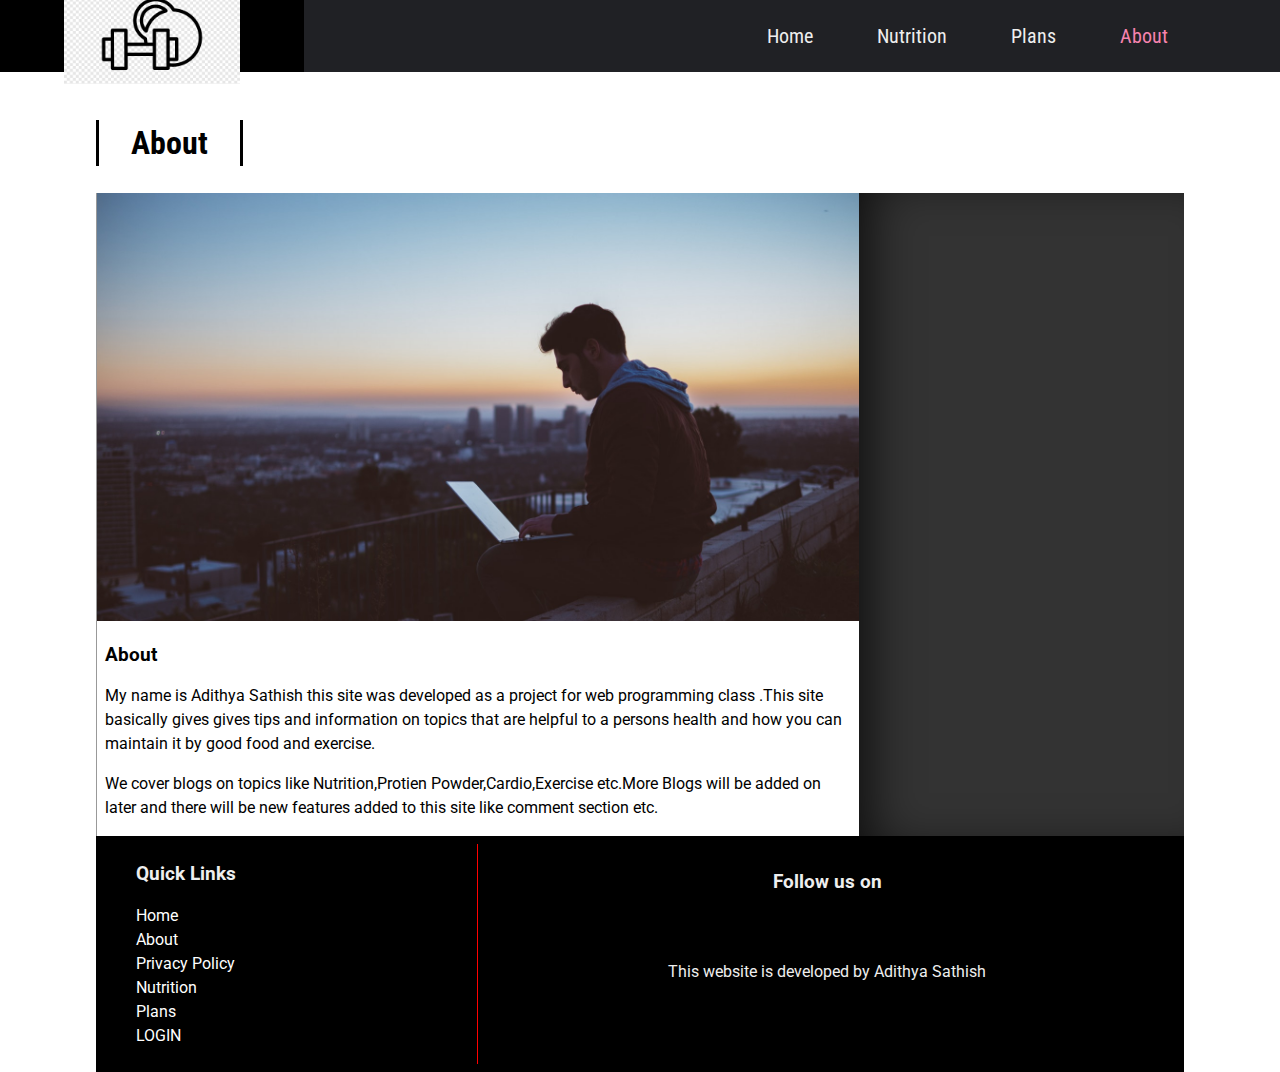
<file: about.html>
<!DOCTYPE html>
<html lang="en">

<head>
  <meta charset="UTF-8">
  <meta name="viewport" content="width=device-width, initial-scale=1.0">
  <meta http-equiv="X-UA-Compatible" content="ie=edge">
  <link rel="stylesheet" href="https://use.fontawesome.com/releases/v5.1.0/css/all.css" integrity="sha384-lKuwvrZot6UHsBSfcMvOkWwlCMgc0TaWr+30HWe3a4ltaBwTZhyTEggF5tJv8tbt"
    crossorigin="anonymous">
  <link href="https://fonts.googleapis.com/css?family=Roboto|Roboto+Condensed|Roboto+Slab" rel="stylesheet">
  <link rel="stylesheet" href="style.css">
  <title>I-FIT</title>
</head>

<body>
  <div id="slideout-menu">
      <ul>
          <li>
              <a href="index.html">Home</a>
          </li>
          <li>
              <a href="blogslist.html">Nutrition</a>
          </li>
          <li>
              <a href="planslist.html">Plans</a>
          </li>
          <li>
              <a href="about.html">About</a>
          </li>
          <li>
              <input type="text" placeholder="Search Here">
          </li>
      </ul>
  </div>

  <nav>
      <div id="logo-img">
          <a href="#">
              <img src="img/logom.png" alt="GTCoding Logo">
          </a>
      </div>
      <div id="menu-icon">
          <i class="fas fa-bars"></i>
      </div>
      <ul>
          <li>
              <a href="index.html">Home</a>
          </li>
          <li>
              <a href="blogslist.html">Nutrition</a>
          </li>
          <li>
              <a href="planslist.html">Plans</a>
          </li>
          <li>
              <a class="active" href="about.html">About</a>
          </li>
          <li>
              <div id="search-icon">
                  <i class="fas fa-search"></i>
              </div>
          </li>
      </ul>
  </nav>

  <div id="searchbox">
      <input type="text" placeholder="Search Here">
  </div>

  <main>

    <h2 class="page-heading">About</h2>
    <div id="post-container">
      <section id="blogpost">
        <div class="card">
          <div class="card-image">
            <img src="img/1.jpg" alt="Card Image">
          </div>
          <div class="card-description">
            <h3>About</h3>
            <p> My name is Adithya Sathish this site was developed as a project for web programming class .This site basically gives 
                gives tips and information on topics that are helpful to a persons health and how you can maintain it 
                by good food and exercise.
            </p>
            <p>We cover blogs on topics like Nutrition,Protien Powder,Cardio,Exercise etc.More Blogs will be 
                added on later and there will be new features added to this site like comment section etc.
            </p>
            <p></p>
          </div>
        </div>

      </section>

      <aside id="sidebar">
        <h3></h3>
        <p></p>
      </aside>
    </div>

    <footer>
        <div id="left-footer">
            <h3>Quick Links</h3>
            <p>
                <ul>
                    <li>
                        <a href="index.html">Home</a>
                    </li>
                    <li>
                        <a href="about.html">About</a>
                    </li>
                    <li>
                        <a href="#">Privacy Policy</a>
                    </li>
                    <li>
                        <a href="blogslist.html">Nutrition</a>
                    </li>
                    <li>
                        <a href="planslist.html">Plans</a>
                    </li>
                    <li>
                        <a href="login.html">LOGIN</a>
                    </li>
                </ul>
            </p>
        </div>

        <div id="right-footer">
            <h3>Follow us on</h3>
            <div id="social-media-footer">
                <ul>
                    <li>
                        <a href="#">
                            <i class="fab fa-facebook"></i>
                        </a>
                    </li>
                    <li>
                        <a href="#">
                            <i class="fab fa-youtube"></i>
                        </a>
                    </li>
                    <li>
                        <a href="#">
                            <i class="fab fa-github"></i>
                        </a>
                    </li>
                </ul>
            </div>
            <p>This website is developed by Adithya Sathish</p>
        </div>
    </footer>

  </main>

  <script src="main.js"></script>
</body>

</html>
</file>
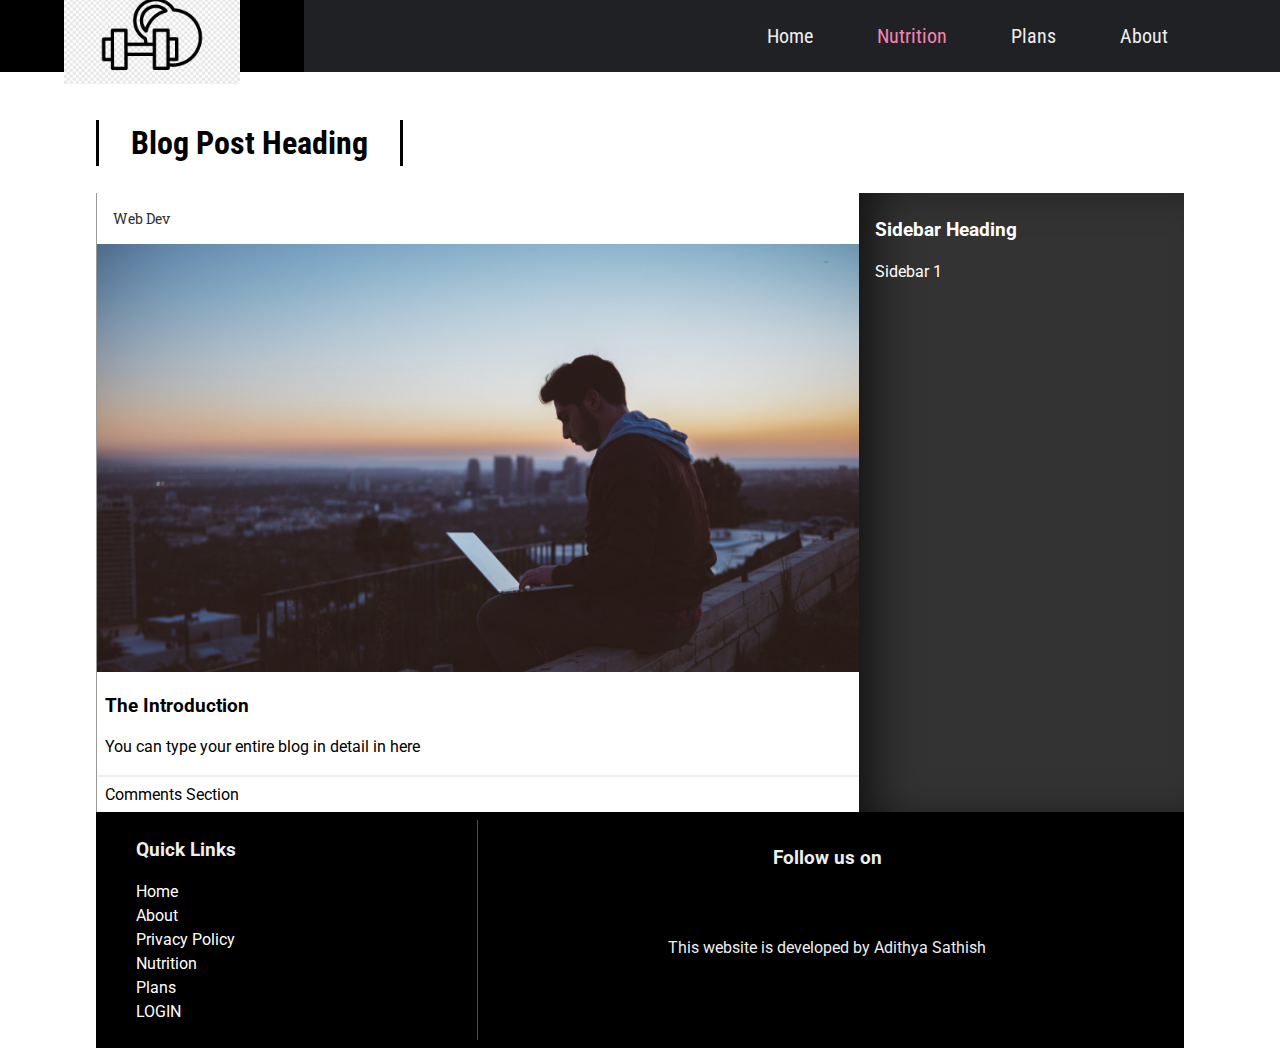
<file: blogpost.html>
<!DOCTYPE html>
<html lang="en">

<head>
  <meta charset="UTF-8">
  <meta name="viewport" content="width=device-width, initial-scale=1.0">
  <meta http-equiv="X-UA-Compatible" content="ie=edge">
  <link rel="stylesheet" href="https://use.fontawesome.com/releases/v5.1.0/css/all.css" integrity="sha384-lKuwvrZot6UHsBSfcMvOkWwlCMgc0TaWr+30HWe3a4ltaBwTZhyTEggF5tJv8tbt"
    crossorigin="anonymous">
  <link href="https://fonts.googleapis.com/css?family=Roboto|Roboto+Condensed|Roboto+Slab" rel="stylesheet">
  <link rel="stylesheet" href="style.css">
  <title>I-FIT</title>
</head>

<body>
  <div id="slideout-menu">
      <ul>
          <li>
              <a href="index.html">Home</a>
          </li>
          <li>
              <a  href="blogslist.html">Nutrition</a>
          </li>
          <li>
              <a href="planslist.html">Plans</a>
          </li>
          <li>
              <a href="about.html">About</a>
          </li>
          <li>
              <input type="text" placeholder="Search Here">
          </li>
      </ul>
  </div>

  <nav>
      <div id="logo-img">
          <a href="#">
              <img src="img/logom.png" alt="GTCoding Logo">
          </a>
      </div>
      <div id="menu-icon">
          <i class="fas fa-bars"></i>
      </div>
      <ul>
          <li>
              <a href="index.html">Home</a>
          </li>
          <li>
              <a class="active" href="blogslist.html">Nutrition</a>
          </li>
          <li>
              <a href="planslist.html">Plans</a>
          </li>
          <li>
              <a href="about.html">About</a>
          </li>
          <li>
              <div id="search-icon">
                  <i class="fas fa-search"></i>
              </div>
          </li>
      </ul>
  </nav>

  <div id="searchbox">
      <input type="text" placeholder="Search Here">
  </div>

  <main>

    <h2 class="page-heading">Blog Post Heading</h2>
    <div id="post-container">
      <section id="blogpost">
        <div class="card">
          <div class="card-meta-blogpost">
            <a href="#">Web Dev</a>
          </div>
          <div class="card-image">
            <img src="img/1.jpg" alt="Card Image">
          </div>
          <div class="card-description">
            <h3>The Introduction</h3>
            <p>You can type your entire blog in detail in here </p>
            <p></p>
            <p></p>
          </div>
        </div>

        <div id="comments-section">
          Comments Section
        </div>
      </section>

      <aside id="sidebar">
        <h3>Sidebar Heading</h3>
        <p>Sidebar 1</p>
      </aside>
    </div>

    <footer>
        <div id="left-footer">
            <h3>Quick Links</h3>
            <p>
                <ul>
                    <li>
                        <a href="index.html">Home</a>
                    </li>
                    <li>
                        <a href="about.html">About</a>
                    </li>
                    <li>
                        <a href="#">Privacy Policy</a>
                    </li>
                    <li>
                        <a href="blogslist.html">Nutrition</a>
                    </li>
                    <li>
                        <a href="planslist.html">Plans</a>
                    </li>
                    <li>
                        <a href="login.html">LOGIN</a>
                    </li>
                </ul>
            </p>
        </div>

        <div id="right-footer">
            <h3>Follow us on</h3>
            <div id="social-media-footer">
                <ul>
                    <li>
                        <a href="#">
                            <i class="fab fa-facebook"></i>
                        </a>
                    </li>
                    <li>
                        <a href="#">
                            <i class="fab fa-youtube"></i>
                        </a>
                    </li>
                    <li>
                        <a href="#">
                            <i class="fab fa-github"></i>
                        </a>
                    </li>
                </ul>
            </div>
            <p>This website is developed by Adithya Sathish</p>
        </div>
    </footer>

  </main>

  <script src="main.js"></script>
</body>

</html>
</file>
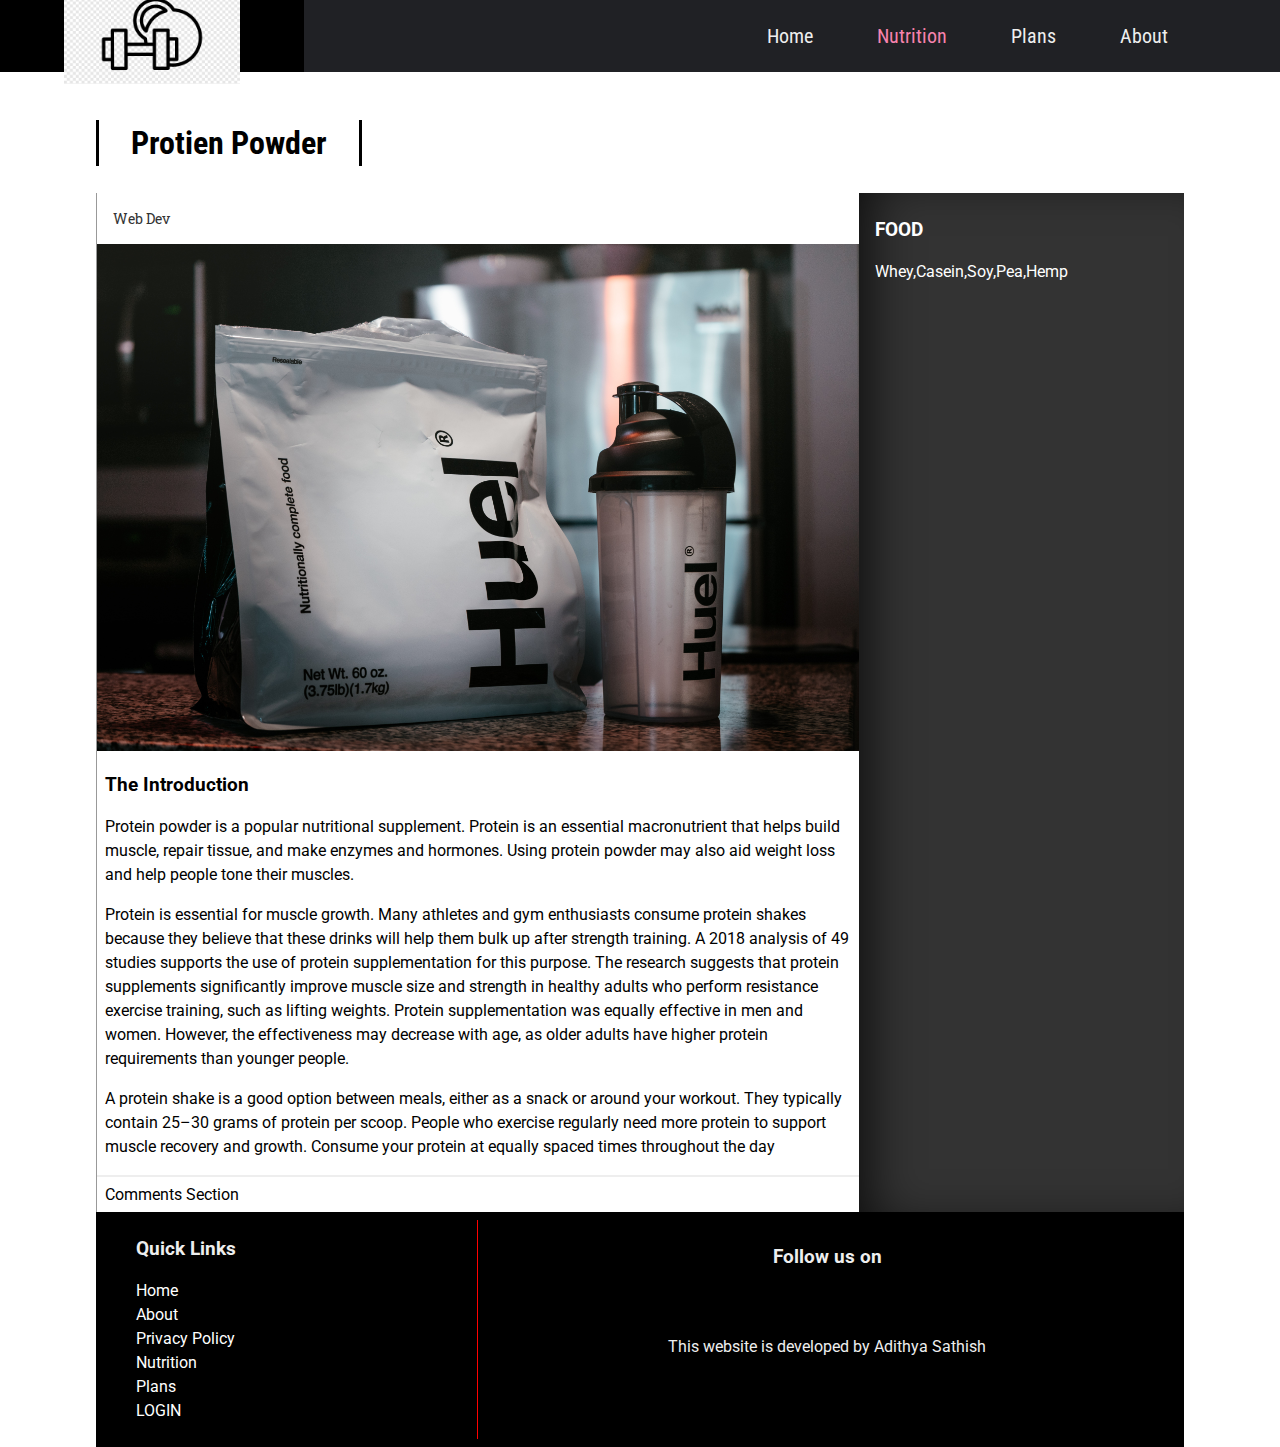
<file: blogpost3.html>
<!DOCTYPE html>
<html lang="en">

<head>
  <meta charset="UTF-8">
  <meta name="viewport" content="width=device-width, initial-scale=1.0">
  <meta http-equiv="X-UA-Compatible" content="ie=edge">
  <link rel="stylesheet" href="https://use.fontawesome.com/releases/v5.1.0/css/all.css" integrity="sha384-lKuwvrZot6UHsBSfcMvOkWwlCMgc0TaWr+30HWe3a4ltaBwTZhyTEggF5tJv8tbt"
    crossorigin="anonymous">
  <link href="https://fonts.googleapis.com/css?family=Roboto|Roboto+Condensed|Roboto+Slab" rel="stylesheet">
  <link rel="stylesheet" href="style.css">
  <title>I-FIT</title>
</head>

<body>
  <div id="slideout-menu">
      <ul>
          <li>
              <a href="index.html">Home</a>
          </li>
          <li>
              <a  href="blogslist.html">Nutrition</a>
          </li>
          <li>
              <a href="planslist.html">Plans</a>
          </li>
          <li>
              <a href="about.html">About</a>
          </li>
          <li>
              <input type="text" placeholder="Search Here">
          </li>
      </ul>
  </div>

  <nav>
      <div id="logo-img">
          <a href="#">
              <img src="img/logom.png" alt="GTCoding Logo">
          </a>
      </div>
      <div id="menu-icon">
          <i class="fas fa-bars"></i>
      </div>
      <ul>
          <li>
              <a href="index.html">Home</a>
          </li>
          <li>
              <a class="active" href="blogslist.html">Nutrition</a>
          </li>
          <li>
              <a href="planslist.html">Plans</a>
          </li>
          <li>
              <a href="about.html">About</a>
          </li>
          <li>
              <div id="search-icon">
                  <i class="fas fa-search"></i>
              </div>
          </li>
      </ul>
  </nav>

  <div id="searchbox">
      <input type="text" placeholder="Search Here">
  </div>

  <main>

    <h2 class="page-heading">Protien Powder</h2>
    <div id="post-container">
      <section id="blogpost">
        <div class="card">
          <div class="card-meta-blogpost">
            <a href="#">Web Dev</a>
          </div>
          <div class="card-image">
            <img src="img/joseph-greve-Tivp5fYe4Ng-unsplash.jpg" alt="Card Image">
          </div>
          <div class="card-description">
            <h3>The Introduction</h3>
            <p>Protein powder is a popular nutritional supplement. 
                Protein is an essential macronutrient that helps build muscle, repair tissue, 
                and make enzymes and hormones. Using protein powder may also aid weight loss 
                and help people tone their muscles.</p>
            <p>Protein is essential for muscle growth. Many athletes and gym enthusiasts consume 
                protein shakes because they believe that these drinks will help them bulk up after 
                strength training.
              A 2018 analysis of 49 studies supports the use of protein supplementation 
              for this purpose. The research suggests that protein supplements significantly 
              improve muscle size and strength in healthy adults who perform resistance exercise 
              training, such as lifting weights.
            Protein supplementation was equally effective in men and women. 
            However, the effectiveness may decrease with age, as older adults have higher protein
             requirements than younger people.</p>
            <p>A protein shake is a good option between meals, either as a snack or around your workout. 
                They typically contain 25–30 grams of protein per scoop. People who exercise regularly 
                need more protein to support muscle recovery and growth. Consume your protein at equally 
                spaced times throughout the day</p>
          </div>
        </div>

        <div id="comments-section">
          Comments Section
        </div>
      </section>

      <aside id="sidebar">
        <h3>FOOD</h3>
        <p>Whey,Casein,Soy,Pea,Hemp</p>
      </aside>
    </div>

    <footer>
        <div id="left-footer">
            <h3>Quick Links</h3>
            <p>
                <ul>
                    <li>
                        <a href="index.html">Home</a>
                    </li>
                    <li>
                        <a href="about.html">About</a>
                    </li>
                    <li>
                        <a href="#">Privacy Policy</a>
                    </li>
                    <li>
                        <a href="blogslist.html">Nutrition</a>
                    </li>
                    <li>
                        <a href="planslist.html">Plans</a>
                    </li>
                    <li>
                        <a href="login.html">LOGIN</a>
                    </li>
                </ul>
            </p>
        </div>

        <div id="right-footer">
            <h3>Follow us on</h3>
            <div id="social-media-footer">
                <ul>
                    <li>
                        <a href="#">
                            <i class="fab fa-facebook"></i>
                        </a>
                    </li>
                    <li>
                        <a href="#">
                            <i class="fab fa-youtube"></i>
                        </a>
                    </li>
                    <li>
                        <a href="#">
                            <i class="fab fa-github"></i>
                        </a>
                    </li>
                </ul>
            </div>
            <p>This website is developed by Adithya Sathish</p>
        </div>
    </footer>

  </main>

  <script src="main.js"></script>
</body>

</html>
</file>
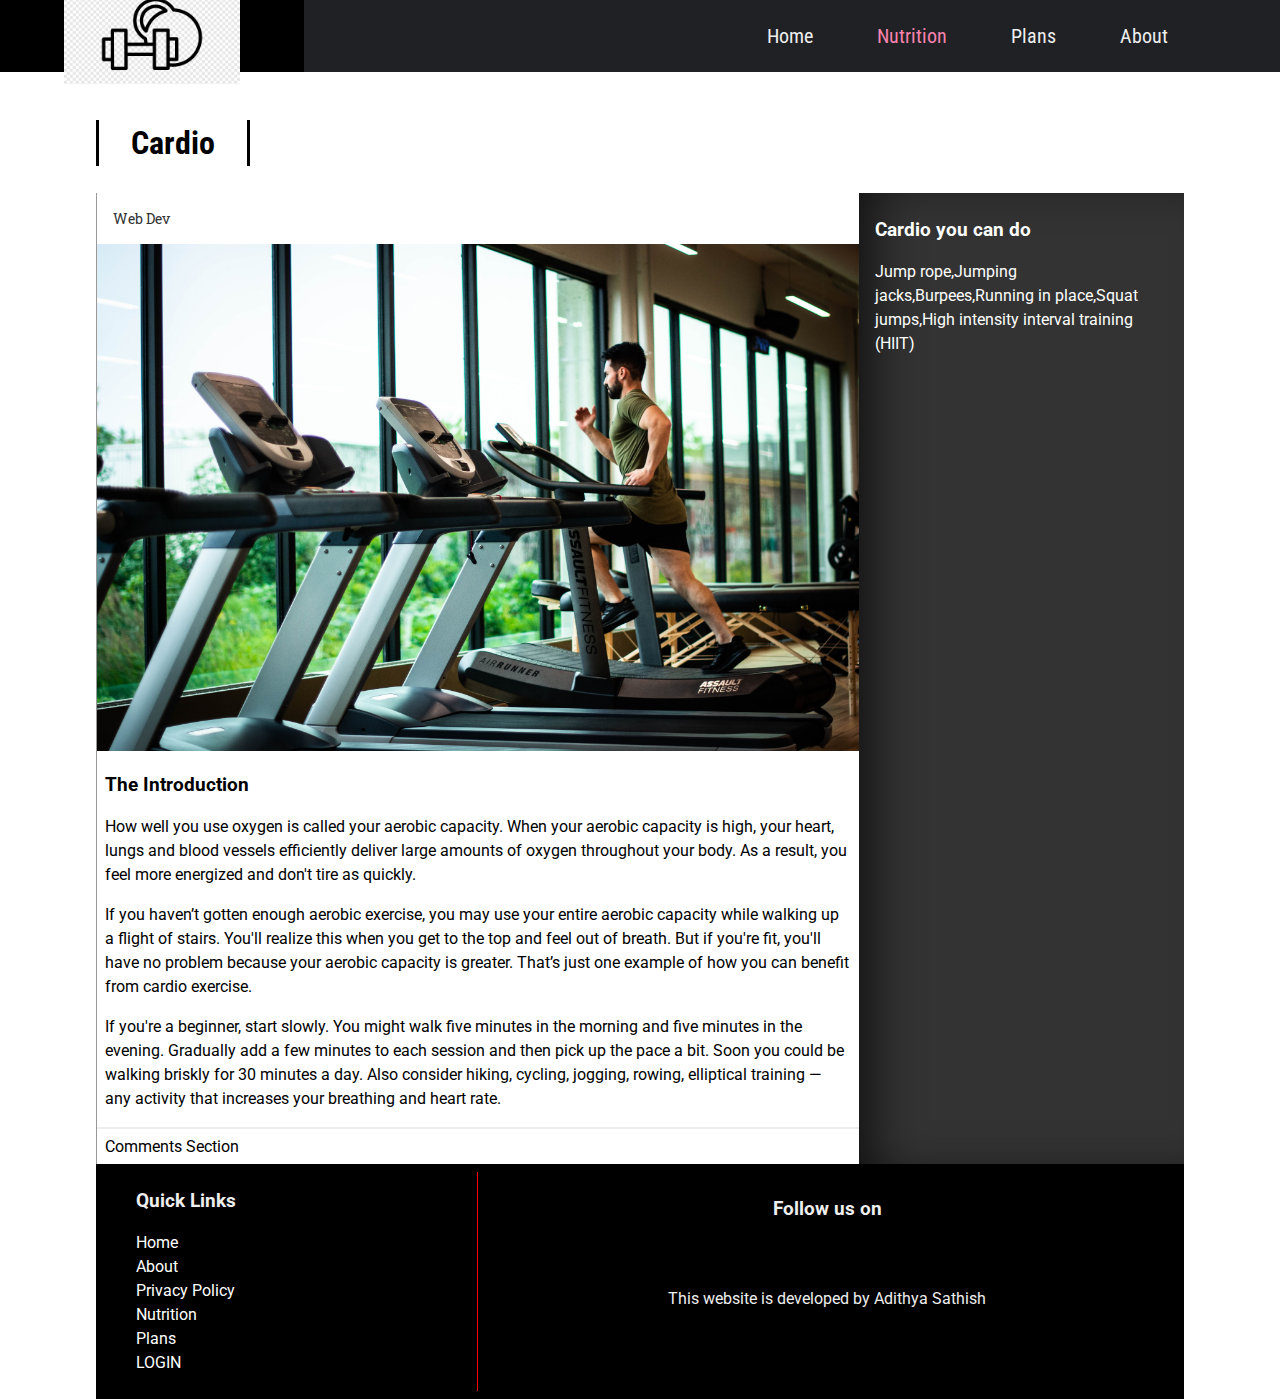
<file: blogpost4.html>
<!DOCTYPE html>
<html lang="en">

<head>
  <meta charset="UTF-8">
  <meta name="viewport" content="width=device-width, initial-scale=1.0">
  <meta http-equiv="X-UA-Compatible" content="ie=edge">
  <link rel="stylesheet" href="https://use.fontawesome.com/releases/v5.1.0/css/all.css" integrity="sha384-lKuwvrZot6UHsBSfcMvOkWwlCMgc0TaWr+30HWe3a4ltaBwTZhyTEggF5tJv8tbt"
    crossorigin="anonymous">
  <link href="https://fonts.googleapis.com/css?family=Roboto|Roboto+Condensed|Roboto+Slab" rel="stylesheet">
  <link rel="stylesheet" href="style.css">
  <title>I-FIT</title>
</head>

<body>
  <div id="slideout-menu">
      <ul>
          <li>
              <a href="index.html">Home</a>
          </li>
          <li>
              <a  href="blogslist.html">Nutrition</a>
          </li>
          <li>
              <a href="planslist.html">Plans</a>
          </li>
          <li>
              <a href="about.html">About</a>
          </li>
          <li>
              <input type="text" placeholder="Search Here">
          </li>
      </ul>
  </div>

  <nav>
      <div id="logo-img">
          <a href="#">
              <img src="img/logom.png" alt="GTCoding Logo">
          </a>
      </div>
      <div id="menu-icon">
          <i class="fas fa-bars"></i>
      </div>
      <ul>
          <li>
              <a href="index.html">Home</a>
          </li>
          <li>
              <a class="active" href="blogslist.html">Nutrition</a>
          </li>
          <li>
              <a href="planslist.html">Plans</a>
          </li>
          <li>
              <a href="about.html">About</a>
          </li>
          <li>
              <div id="search-icon">
                  <i class="fas fa-search"></i>
              </div>
          </li>
      </ul>
  </nav>

  <div id="searchbox">
      <input type="text" placeholder="Search Here">
  </div>

  <main>

    <h2 class="page-heading">Cardio</h2>
    <div id="post-container">
      <section id="blogpost">
        <div class="card">
          <div class="card-meta-blogpost">
            <a href="#">Web Dev</a>
          </div>
          <div class="card-image">
            <img src="img/pexels-william-choquette-1954524.jpg" alt="Card Image">
          </div>
          <div class="card-description">
            <h3>The Introduction</h3>
            <p>How well you use oxygen is called your aerobic capacity. When your aerobic 
                capacity is high, your heart, lungs and blood vessels efficiently deliver large 
                amounts of oxygen throughout your body. As a result, you feel more energized and 
                don't tire as quickly.</p>
            <p>If you haven’t gotten enough aerobic exercise, you may use your entire aerobic 
                capacity while walking up a flight of stairs. You'll realize this when you get to 
                the top and feel out of breath. But if you're fit, you'll have no problem because 
                your aerobic capacity is greater. That’s just one example of how you can benefit 
                from cardio exercise.</p>
            <p>If you're a beginner, start slowly. You might walk five minutes in the morning and 
                five minutes in the evening. Gradually add a few minutes to each session and then 
                pick up the pace a bit. Soon you could be walking briskly for 30 minutes a day. 
                Also consider hiking, cycling, jogging, rowing, elliptical training — any activity 
                that increases your breathing and heart rate.</p>
          </div>
        </div>

        <div id="comments-section">
          Comments Section
        </div>
      </section>

      <aside id="sidebar">
        <h3>Cardio you can do</h3>
        <p>Jump rope,Jumping jacks,Burpees,Running in place,Squat jumps,High intensity interval training (HIIT)</p>
      </aside>
    </div>

    <footer>
        <div id="left-footer">
            <h3>Quick Links</h3>
            <p>
                <ul>
                    <li>
                        <a href="index.html">Home</a>
                    </li>
                    <li>
                        <a href="about.html">About</a>
                    </li>
                    <li>
                        <a href="#">Privacy Policy</a>
                    </li>
                    <li>
                        <a href="blogslist.html">Nutrition</a>
                    </li>
                    <li>
                        <a href="planslist.html">Plans</a>
                    </li>
                    <li>
                        <a href="login.html">LOGIN</a>
                    </li>
                </ul>
            </p>
        </div>

        <div id="right-footer">
            <h3>Follow us on</h3>
            <div id="social-media-footer">
                <ul>
                    <li>
                        <a href="#">
                            <i class="fab fa-facebook"></i>
                        </a>
                    </li>
                    <li>
                        <a href="#">
                            <i class="fab fa-youtube"></i>
                        </a>
                    </li>
                    <li>
                        <a href="#">
                            <i class="fab fa-github"></i>
                        </a>
                    </li>
                </ul>
            </div>
            <p>This website is developed by Adithya Sathish</p>
        </div>
    </footer>

  </main>

  <script src="main.js"></script>
</body>

</html>
</file>
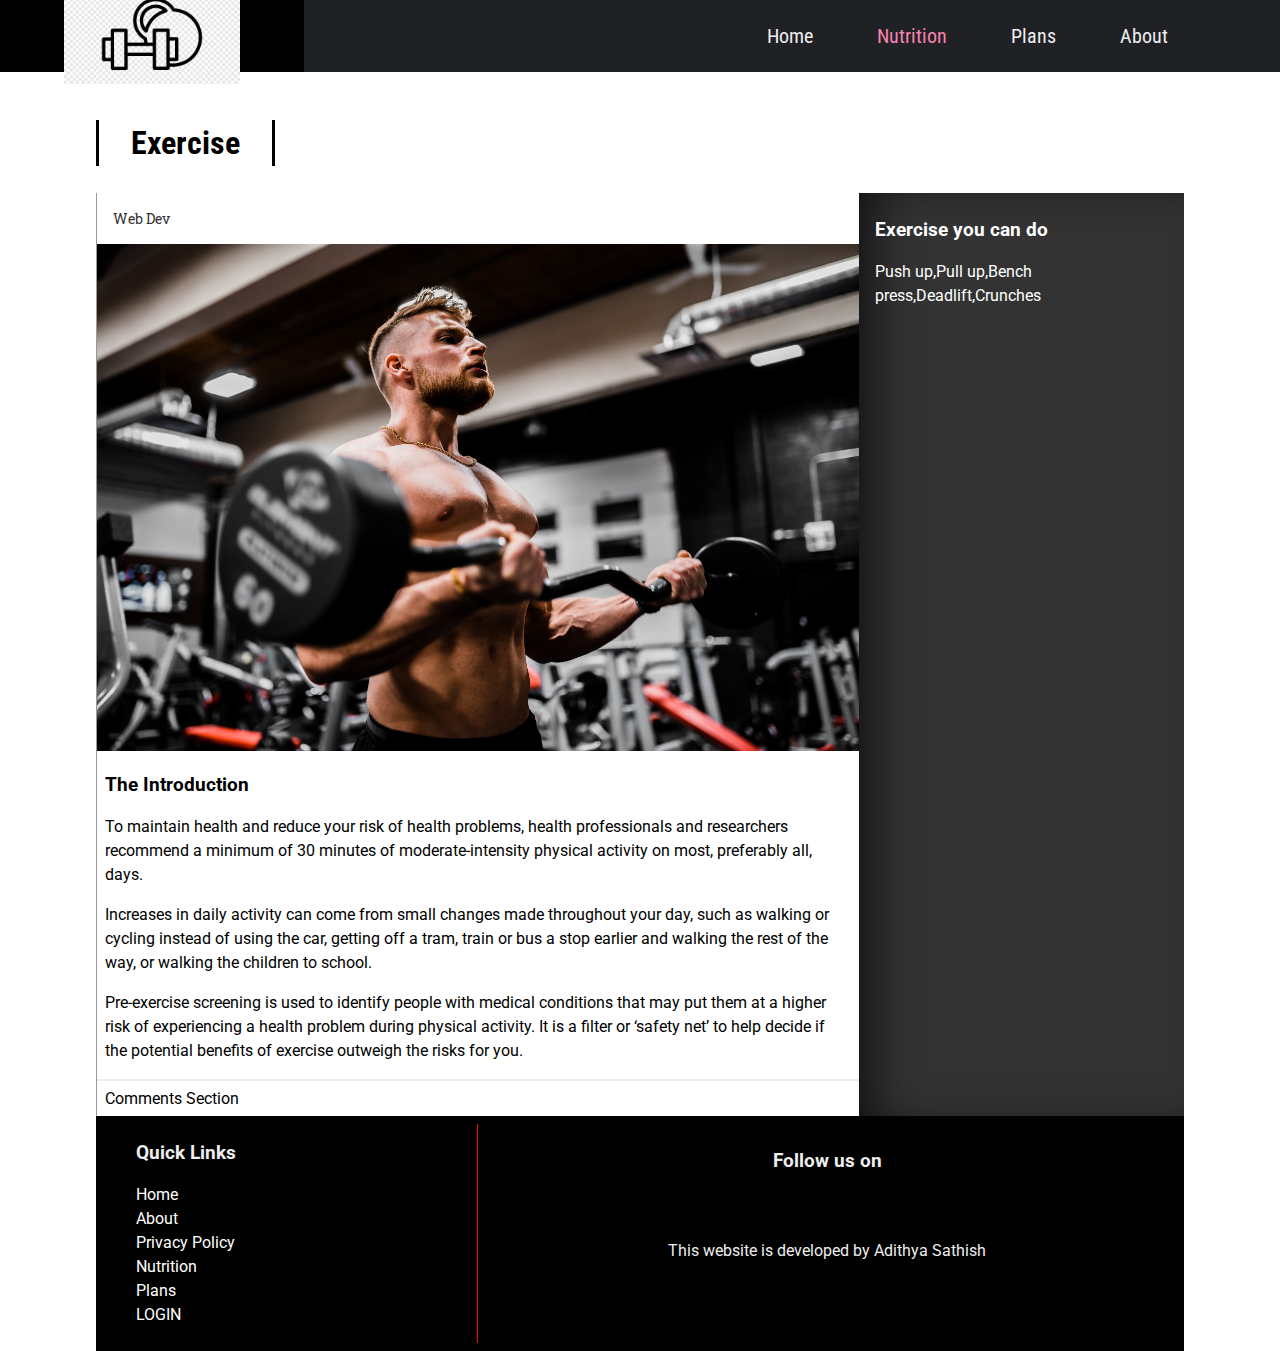
<file: blogpost5.html>
<!DOCTYPE html>
<html lang="en">

<head>
  <meta charset="UTF-8">
  <meta name="viewport" content="width=device-width, initial-scale=1.0">
  <meta http-equiv="X-UA-Compatible" content="ie=edge">
  <link rel="stylesheet" href="https://use.fontawesome.com/releases/v5.1.0/css/all.css" integrity="sha384-lKuwvrZot6UHsBSfcMvOkWwlCMgc0TaWr+30HWe3a4ltaBwTZhyTEggF5tJv8tbt"
    crossorigin="anonymous">
  <link href="https://fonts.googleapis.com/css?family=Roboto|Roboto+Condensed|Roboto+Slab" rel="stylesheet">
  <link rel="stylesheet" href="style.css">
  <title>I-FIT</title>
</head>

<body>
  <div id="slideout-menu">
      <ul>
          <li>
              <a href="index.html">Home</a>
          </li>
          <li>
              <a  href="blogslist.html">Nutrition</a>
          </li>
          <li>
              <a href="planslist.html">Plans</a>
          </li>
          <li>
              <a href="about.html">About</a>
          </li>
          <li>
              <input type="text" placeholder="Search Here">
          </li>
      </ul>
  </div>

  <nav>
      <div id="logo-img">
          <a href="#">
              <img src="img/logom.png" alt="GTCoding Logo">
          </a>
      </div>
      <div id="menu-icon">
          <i class="fas fa-bars"></i>
      </div>
      <ul>
          <li>
              <a href="index.html">Home</a>
          </li>
          <li>
              <a class="active" href="blogslist.html">Nutrition</a>
          </li>
          <li>
              <a href="planslist.html">Plans</a>
          </li>
          <li>
              <a href="about.html">About</a>
          </li>
          <li>
              <div id="search-icon">
                  <i class="fas fa-search"></i>
              </div>
          </li>
      </ul>
  </nav>

  <div id="searchbox">
      <input type="text" placeholder="Search Here">
  </div>

  <main>

    <h2 class="page-heading">Exercise</h2>
    <div id="post-container">
      <section id="blogpost">
        <div class="card">
          <div class="card-meta-blogpost">
            <a href="#">Web Dev</a>
          </div>
          <div class="card-image">
            <img src="img/anastase-maragos-7kEpUPB8vNk-unsplash.jpg" alt="Card Image">
          </div>
          <div class="card-description">
            <h3>The Introduction</h3>
            <p>To maintain health and reduce your risk of health problems,
                 health professionals and researchers recommend a minimum of 30 minutes of 
                 moderate-intensity physical activity on most, preferably all, days. </p>
            <p>Increases in daily activity can come from small changes made throughout your day, 
                such as walking or cycling instead of using the car, getting off a tram, train or
                 bus a stop earlier and walking the rest of the way, or walking the children to 
                 school.  </p>
            <p>Pre-exercise screening is used to identify people with medical conditions that may put 
                them at a higher risk of experiencing a health problem during physical activity. It is a 
                filter or ‘safety net’ to help decide if the potential benefits of exercise outweigh the 
                risks for you. </p>
          </div>
        </div>

        <div id="comments-section">
          Comments Section
        </div>
      </section>

      <aside id="sidebar">
        <h3>Exercise you can do</h3>
        <p>Push up,Pull up,Bench press,Deadlift,Crunches</p>
      </aside>
    </div>

    <footer>
        <div id="left-footer">
            <h3>Quick Links</h3>
            <p>
                <ul>
                    <li>
                        <a href="index.html">Home</a>
                    </li>
                    <li>
                        <a href="about.html">About</a>
                    </li>
                    <li>
                        <a href="#">Privacy Policy</a>
                    </li>
                    <li>
                        <a href="blogslist.html">Nutrition</a>
                    </li>
                    <li>
                        <a href="planslist.html">Plans</a>
                    </li>
                    <li>
                        <a href="login.html">LOGIN</a>
                    </li>
                </ul>
            </p>
        </div>

        <div id="right-footer">
            <h3>Follow us on</h3>
            <div id="social-media-footer">
                <ul>
                    <li>
                        <a href="#">
                            <i class="fab fa-facebook"></i>
                        </a>
                    </li>
                    <li>
                        <a href="#">
                            <i class="fab fa-youtube"></i>
                        </a>
                    </li>
                    <li>
                        <a href="#">
                            <i class="fab fa-github"></i>
                        </a>
                    </li>
                </ul>
            </div>
            <p>This website is developed by Adithya Sathish</p>
        </div>
    </footer>

  </main>

  <script src="main.js"></script>
</body>

</html>
</file>
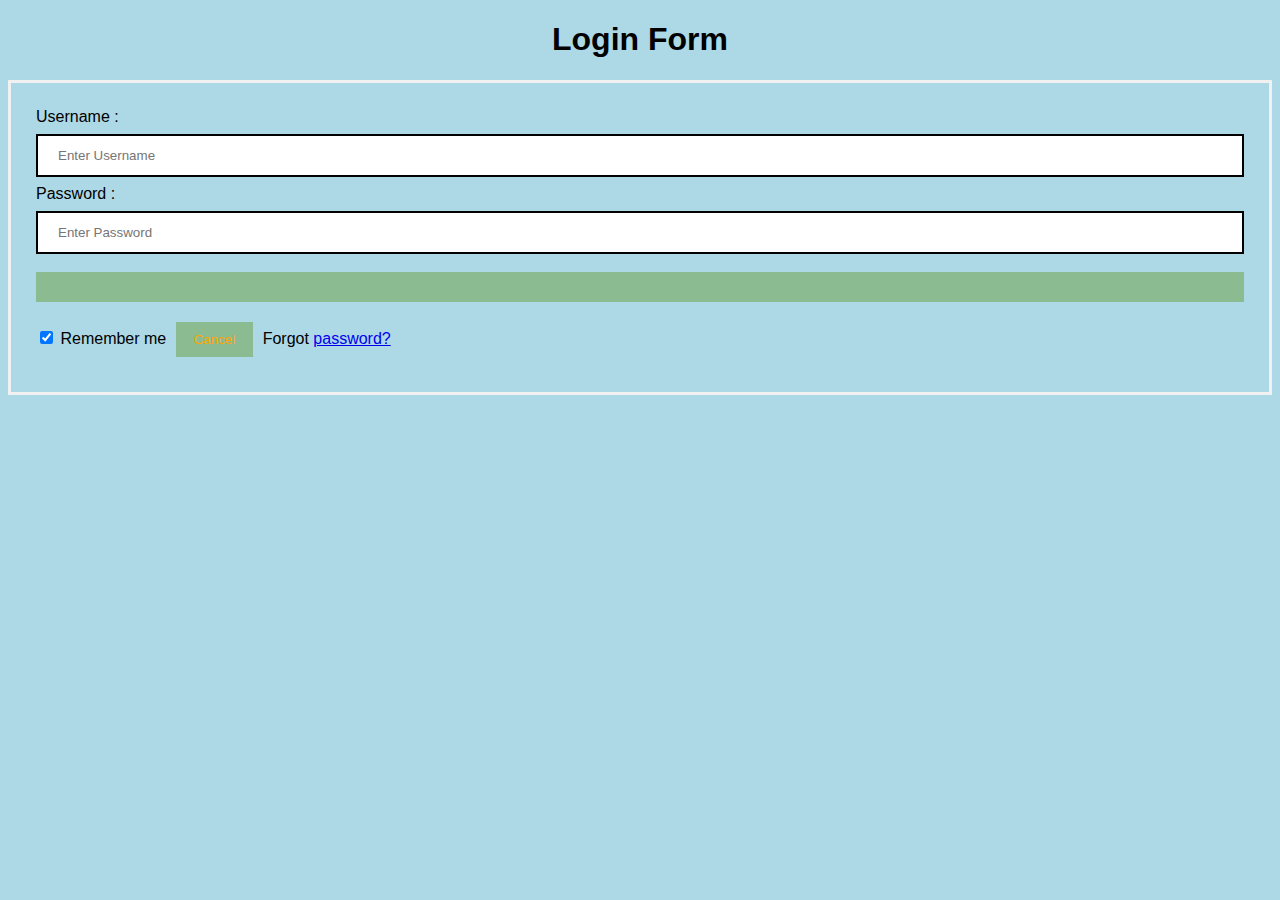
<file: login.html>
<!DOCTYPE html>   
<html>   
<head>  
<meta name="viewport" content="width=device-width, initial-scale=1">  
<title> Login Page </title>  
<style>   
Body {  
  font-family: Calibri, Helvetica, sans-serif;  
  background-color: lightblue;
}  
button {   
       background-color: #8bbb91;   
       width: 100%;  
        color: orange;   
        padding: 15px;   
        margin: 10px 0px;   
        border: none;   
        cursor: pointer;   
         }   
 form {   
        border: 3px solid #f1f1f1;   
    }   
 input[type=text], input[type=password] {   
        width: 100%;   
        margin: 8px 0;  
        padding: 12px 20px;   
        display: inline-block;   
        border: 2px solid black;   
        box-sizing: border-box;   
    }  
 button:hover {   
        opacity: 0.7;   
    }   
  .cancelbtn {   
        width: auto;   
        padding: 10px 18px;  
        margin: 10px 5px;  
    }   
        
     
 .container {   
        padding: 25px;   
        background-color: lightblue;  
    }   
</style>   
</head>    
<body>    
    <center> <h1> Login Form </h1> </center>   
    <form>  
        <div class="container">   
            <label>Username : </label>   
            <input type="text" placeholder="Enter Username" name="username" required>  
            <label>Password : </label>   
            <input type="password" placeholder="Enter Password" name="password" required>  
            <button onclick="window.location.href='index.html';"></button>
            <input type="checkbox" checked="checked"> Remember me   
            <button type="button" class="cancelbtn"> Cancel</button>   
            Forgot <a href="#"> password? </a>   
        </div>   
    </form>     
</body>     
</html>
</file>
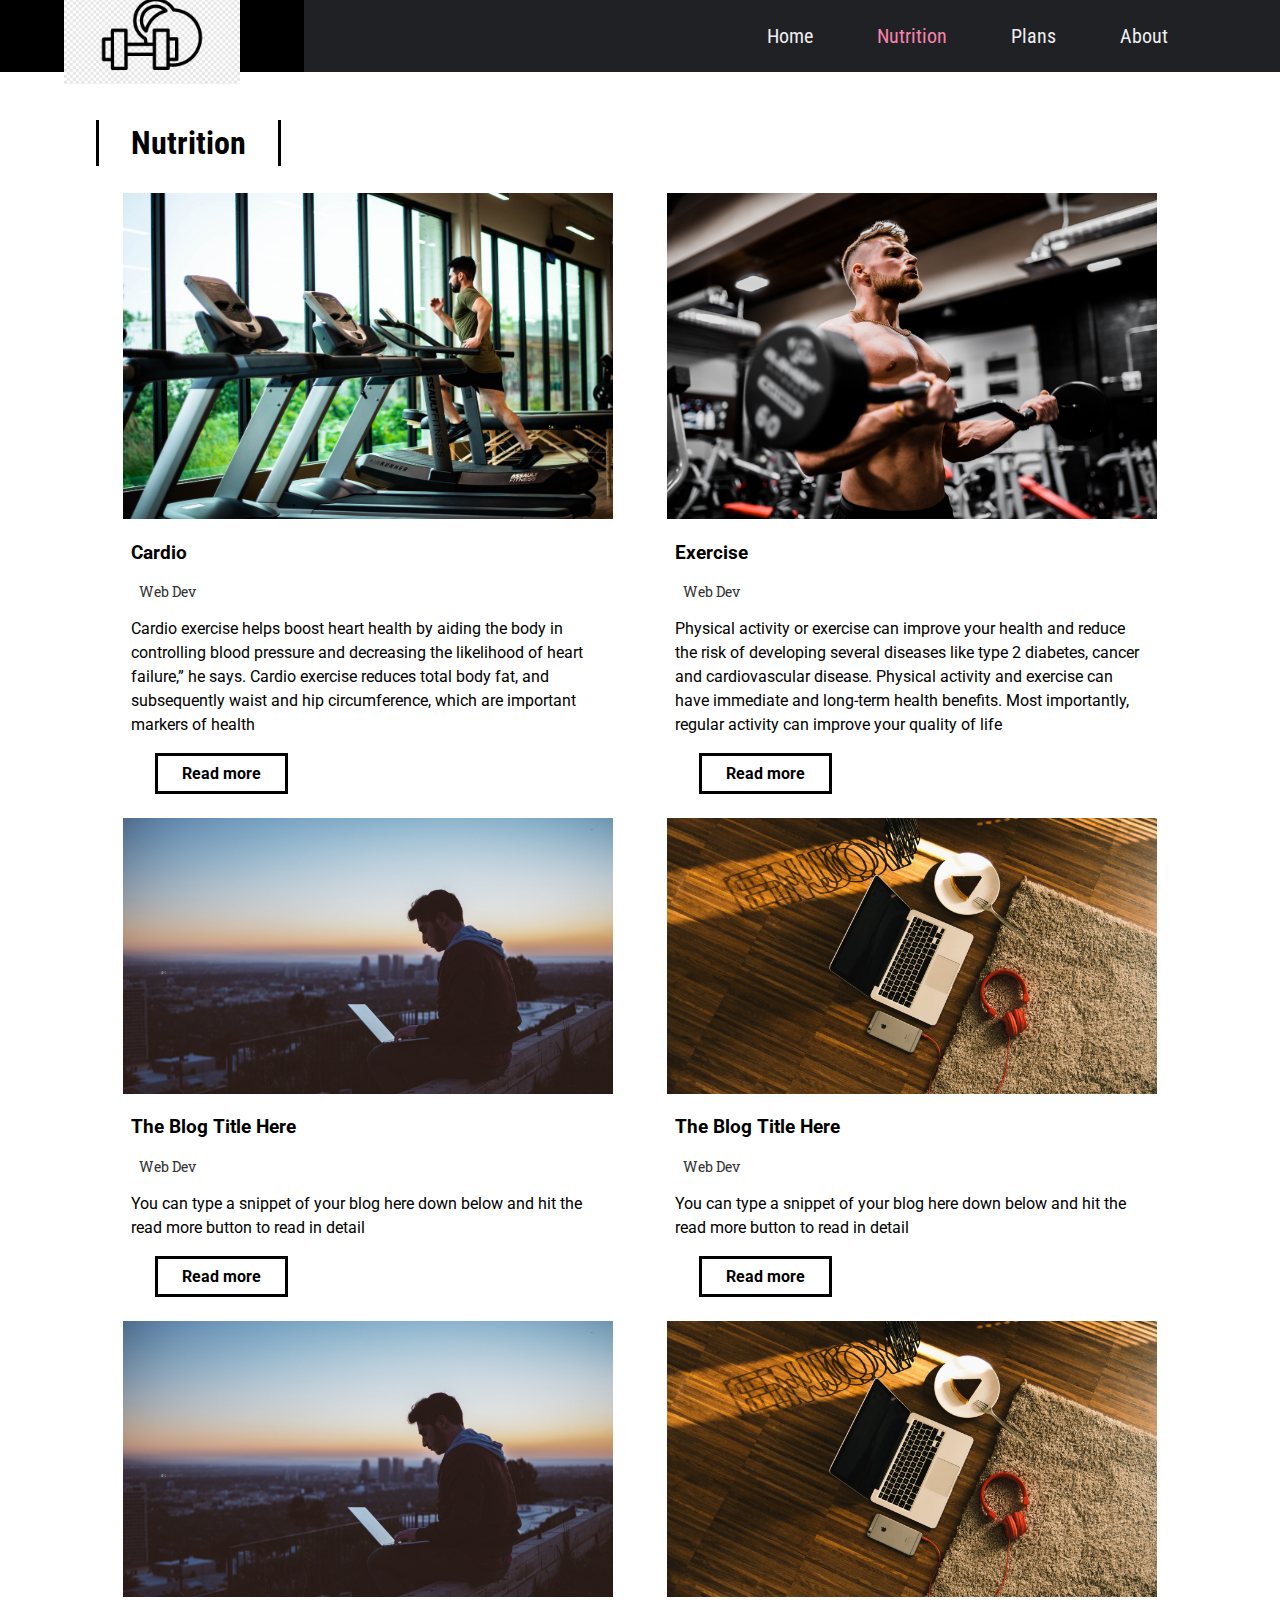
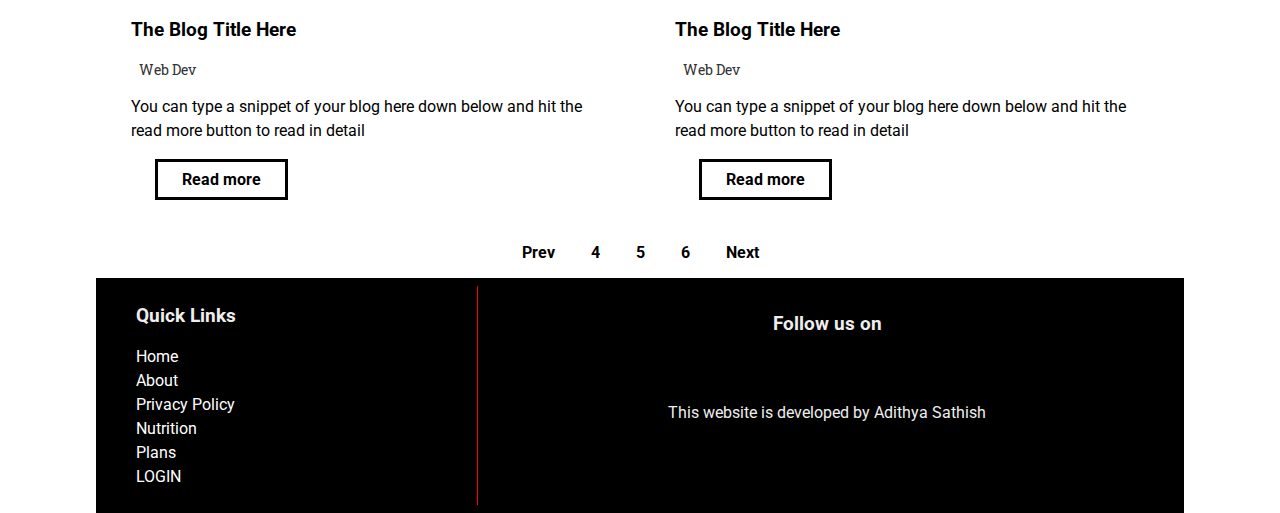
<file: planslist.html>
<!DOCTYPE html>
<html lang="en">

<head>
  <meta charset="UTF-8">
  <meta name="viewport" content="width=device-width, initial-scale=1.0">
  <meta http-equiv="X-UA-Compatible" content="ie=edge">
  <link rel="stylesheet" href="https://use.fontawesome.com/releases/v5.1.0/css/all.css" integrity="sha384-lKuwvrZot6UHsBSfcMvOkWwlCMgc0TaWr+30HWe3a4ltaBwTZhyTEggF5tJv8tbt"
    crossorigin="anonymous">
  <link href="https://fonts.googleapis.com/css?family=Roboto|Roboto+Condensed|Roboto+Slab" rel="stylesheet">
  <link rel="stylesheet" href="style.css">
  <title>I-FIT</title>
</head>

<body>
  <div id="slideout-menu">
      <ul>
          <li>
              <a href="index.html">Home</a>
          </li>
          <li>
              <a href="blogslist.html">Nutrition</a>
          </li>
          <li>
              <a href="planslist.html">Plans</a>
          </li>
          <li>
              <a href="about.html">About</a>
          </li>
          <li>
              <input type="text" placeholder="Search Here">
          </li>
      </ul>
  </div>

  <nav>
      <div id="logo-img">
          <a href="#">
              <img src="img/logom.png" alt="GTCobing Logo">
          </a>
      </div>
      <div id="menu-icon">
          <i class="fas fa-bars"></i>
      </div>
      <ul>
          <li>
              <a href="index.html">Home</a>
          </li>
          <li>
              <a class="active" href="blogslist.html">Nutrition</a>
          </li>
          <li>
              <a href="planslist.html">Plans</a>
          </li>
          <li>
              <a href="about.html">About</a>
          </li>
          <li>
              <div id="search-icon">
                  <i class="fas fa-search"></i>
              </div>
          </li>
      </ul>
  </nav>

  <div id="searchbox">
      <input type="text" placeholder="Search Here">
  </div>

  <main>
    <h2 class="page-heading">Nutrition</h2>

    <section>
      <div class="card">
        <div class="card-image">
          <a href="blogpost4.html">
            <img src="img/pexels-william-choquette-1954524.jpg" alt="Card Image">
          </a>
        </div>

        <div class="card-description">
          <a href="blogpost4.html">
            <h3>Cardio</h3>
          </a>
          <div class="card-meta">
            <a href="blogpost4.html">Web Dev</a>
          </div>
          <p>
            Cardio exercise helps boost heart health by aiding the body in controlling blood pressure and 
            decreasing 
            the likelihood of heart failure,” he says. Cardio exercise reduces total body fat, 
            and subsequently waist and hip circumference, which are important markers of health
          </p>
          <a href="blogpost4.html" class="btn-readmore">Read more</a>
        </div>
      </div>

      <div class="card">
        <div class="card-image">
          <a href="blogpost5.html">
            <img src="img/anastase-maragos-7kEpUPB8vNk-unsplash.jpg" alt="Card Image">
          </a>
        </div>

        <div class="card-description">
          <a href="blogpost5.html">
            <h3>Exercise</h3>
          </a>
          <div class="card-meta">
            <a href="blogpost5.html">Web Dev</a>
          </div>
          <p>
            Physical activity or exercise can improve your health and reduce the risk of developing 
            several diseases like type 2 diabetes, cancer and cardiovascular disease. Physical 
            activity and exercise can have immediate and long-term health benefits. 
            Most importantly, regular activity can improve your quality of life
          </p>
          <a href="blogpost5.html" class="btn-readmore">Read more</a>
        </div>
      </div>

      <div class="card">
        <div class="card-image">
          <a href="blogpost.html">
            <img src="img/1.jpg" alt="Card Image">
          </a>
        </div>

        <div class="card-description">
          <a href="blogpost.html">
            <h3>The Blog Title Here</h3>
          </a>
          <div class="card-meta">
            <a href="#">Web Dev</a>
          </div>
          <p>
            You can type a snippet of your blog here down below and hit the read more button to read in detail 
          </p>
          <a href="blogpost.html" class="btn-readmore">Read more</a>
        </div>
      </div>

      <div class="card">
        <div class="card-image">
          <a href="blogpost.html">
            <img src="img/2.jpg" alt="Card Image">
          </a>
        </div>

        <div class="card-description">
          <a href="#">
            <h3>The Blog Title Here</h3>
          </a>
          <div class="card-meta">
            <a href="#">Web Dev</a>
          </div>
          <p>
            You can type a snippet of your blog here down below and hit the read more button to read in detail 
          </p>
          <a href="#" class="btn-readmore">Read more</a>
        </div>
      </div>

      <div class="card">
        <div class="card-image">
          <a href="blogpost.html">
            <img src="img/1.jpg" alt="Card Image">
          </a>
        </div>

        <div class="card-description">
          <a href="blogpost.html">
            <h3>The Blog Title Here</h3>
          </a>
          <div class="card-meta">
            <a href="#">Web Dev</a>
          </div>
          <p>
            You can type a snippet of your blog here down below and hit the read more button to read in detail 
          </p>
          <a href="blogpost.html" class="btn-readmore">Read more</a>
        </div>
      </div>

      <div class="card">
        <div class="card-image">
          <a href="#">
            <img src="img/2.jpg" alt="Card Image">
          </a>
        </div>

        <div class="card-description">
          <a href="#">
            <h3>The Blog Title Here</h3>
          </a>
          <div class="card-meta">
            <a href="#">Web Dev</a>
          </div>
          <p>
            You can type a snippet of your blog here down below and hit the read more button to read in detail 
          </p>
          <a href="#" class="btn-readmore">Read more</a>
        </div>
      </div>
    </section>

    <div class="pagination">
      <a href="#">Prev</a>
      <a href="#">4</a>
      <a href="#">5</a>
      <a href="#">6</a>
      <a href="#">Next</a>
    </div>

    <footer>
        <div id="left-footer">
            <h3>Quick Links</h3>
            <p>
                <ul>
                    <li>
                        <a href="index.html">Home</a>
                    </li>
                    <li>
                        <a href="about.html">About</a>
                    </li>
                    <li>
                        <a href="#">Privacy Policy</a>
                    </li>
                    <li>
                        <a href="blogslist.html">Nutrition</a>
                    </li>
                    <li>
                        <a href="planslist.html">Plans</a>
                    </li>
                    <li>
                        <a href="login.html">LOGIN</a>
                    </li>
                </ul>
            </p>
        </div>

        <div id="right-footer">
            <h3>Follow us on</h3>
            <div id="social-media-footer">
                <ul>
                    <li>
                        <a href="#">
                            <i class="fab fa-facebook"></i>
                        </a>
                    </li>
                    <li>
                        <a href="#">
                            <i class="fab fa-youtube"></i>
                        </a>
                    </li>
                    <li>
                        <a href="#">
                            <i class="fab fa-github"></i>
                        </a>
                    </li>
                </ul>
            </div>
            <p>This website is developed by Adithya Sathish</p>
        </div>
    </footer>

  </main>

  <script src="main.js"></script>
</body>

</html>
</file>
<file: style.css>
body {
  font-family: "Roboto", sans-serif;
  margin: 0;
}

h1 {
  padding: 8px;
  background: rgba(255, 0, 0, 0.8);
  border-radius: 8px;
  margin: 0;
  font-size: 64px;
  font-family: "Roboto Slab", serif;
}

p {
  line-height: 1.5;
}

main {
  margin: 0 auto;
}

a {
  text-decoration: none;
  color: black;
}

a:hover {
  text-decoration: underline;
}

/* Inputs */

input,
textarea {
  height: 32px;
  padding: 0 16px;
  font-family: "Roboto Condensed", sans-serif;
  font-size: 20px;
  border: none;
  box-shadow: inset 8px 3px 18px -4px rgba(0, 0, 0, 0.4);
}

input:focus,
textarea:focus {
  outline: none;
}

/* Banner */

#banner {
  height: 100vh;
  display: flex;
  align-items: center;
  justify-content: center;
  flex-direction: column;
  background: rgba(0, 0, 0, 0.2) url("img/bodyb.jpg");
  background-size: cover;
  background-attachment: fixed;
  background-position: center;
  background-blend-mode: overlay;
  color: white;
}

#banner h3 {
  background: black;
  border-radius: 8px;
  padding: 0 24px;
  font-size: 24px;
}

/* Search Box */

#searchbox {
  position: fixed;
  right: 0;
  top: 24px;
  width: 500px;
  pointer-events: none;
  z-index: 50;
  transition: 0.4s;
}

#searchbox input {
  height: 48px;
  width: 100%;
}

/* Navigation */

nav {
  height: 72px;
  background: #202125;
  width: 100%;
  margin: 0;
  position: fixed;
  font-family: "Roboto Condensed", sans-serif;
  font-size: 20px;
  display: flex;
  justify-content: space-between;
  padding: 0 16px 0 0;
  box-sizing: border-box;
  z-index: 100;
}

nav a {
  padding: 0 32px;
  color: #eee;
  transition: 0.4s;
}

nav a:hover {
  text-decoration: none;
  color: red;
}

nav ul {
  display: flex;
  list-style: none;
  justify-content: space-around;
  align-items: center;
  height: 100%;
  margin: 0;
}

.active {
  color: #f783ae;
}

#logo-img {
  display: flex;
  height: 100%;
  background: #111;
  padding: 0 32px;
  align-items: center;
  color: white;
  transition: 0.4s;
}

#logo-img img {
  height: 100px;
}

#logo-img:hover {
  background: black;
}

#menu-icon {
  height: 100%;
  font-size: 28px;
  padding: 0 4px;
  color: #eee;
  display: none;
  align-items: center;
}

/* Search Icon */

#search-icon {
  color: white;
  padding: 0 32px;
  cursor: pointer;
  transition: 0.4s;
}

#search-icon:hover {
  color: red;
}

/* Slideout Menu */

#slideout-menu {
  display: none;
  background: #2d3436;
  z-index: 100;
  position: fixed;
  transition: 0.4s;
  margin-top: 72px;
  width: 100%;
  text-align: center;
  opacity:0;
  pointer-events:none;
}

#slideout-menu ul {
  list-style: none;
  padding: 0 32px;
}

#slideout-menu ul li {
  padding: 8px;
}

#slideout-menu a {
  font-family: "Roboto Condensed", sans-serif;
  font-size: 20px;
  color: white;
}

#slideout-menu input {
  width: 85%;
  padding: 8px;
  font-family: "Roboto Condensed", sans-serif;
  font-size: 20px;
  text-align: center;
}

/* Sections */

section {
  display: flex;
  justify-content: space-around;
  flex-wrap: wrap;
}

.section-heading {
  font-size: 32px;
  font-family: "Roboto Condensed", sans-serif;
  border-left: 3px solid black;
  border-right: 3px solid black;
  transition: all 0.4s;
  display: inline-block;
  padding: 4px 32px;
}

.section-heading:hover {
  padding: 4px 48px;
  background: red;
}

/* Section Source */

#section-source p {
  padding: 8px;
  text-align: center;
}

#section-source a {
  margin: 8px;
  text-align: center;
}

/* Card */

.card-image {
  transition: 0.4s;
}

.card-image:hover {
  box-shadow: 0 10px 6px -6px #777;
}

.card .card-description {
  padding: 0 8px;
}

.card-meta-blogpost{
  color:#333;
  font-size:14px;
  padding: 16px;
  font-family:'Roboto Slab', serif;
}

.card-meta-blogpost a{
  color:#333;
}

/* Button Read more */

.btn-readmore {
  padding: 8px 24px;
  border: 3px solid black;
  transition: 0.4s;
  display: inline-block;
  margin-bottom: 24px;
  margin-left: 24px;
  font-weight: bold;
  cursor: pointer;
  background: white;
}

.btn-readmore:hover {
  background: red;
  text-decoration: none;
  padding: 8px 64px 8px 24px;
  color: white;
}

/* Footer */

footer {
  background: black;
  padding: 8px;
  color: #eee;
  display: flex;
}

footer a {
  color: white;
}

footer #left-footer {
  flex: 1;
  border-right: 1px solid red;
  padding-left: 32px;
}

footer #left-footer ul {
  padding: 0;
  list-style: none;
  line-height: 1.5;
}

footer #right-footer {
  flex: 2;
  padding: 8px;
  text-align: center;
}

footer #social-media-footer a .fa-facebook,
footer #social-media-footer a .fa-youtube,
footer #social-media-footer a .fa-github {
  color: white;
  transition: 0.4s;
}

footer #social-media-footer ul {
  display: flex;
  list-style: none;
  justify-content: center;
  padding: 0;
}

footer #social-media-footer ul li {
  font-size: 48px;
  padding: 16px;
  transition: 0.4s;
}

footer #social-media-footer ul li:hover a .fa-youtube {
  color: red;
}

footer #social-media-footer ul li:hover a .fa-facebook {
  color: #3b5998;
}

footer #social-media-footer ul li:hover a .fa-github {
  color: #bbb;
}

/* Blog List page */

.page-heading{
  font-size:32px;
  font-family:'Roboto Condensed', sans-serif;
  border-left:3px solid black;
  border-right:3px solid black;
  transition: all 0.4s;
  display:inline-block;
  padding:4px 32px;
  margin-top: 120px;
}

.page-heading:hover{
  padding:4px 48px;
  background:red;
}

.card-meta{
  color:#333;
  font-size: 14px;
  padding-left:8px;
  font-family:'Roboto Slab', serif;
}

.card-meta a{
  color:#333;
}

/* Pagination */

.pagination{
  padding:8px;
  text-align:center;
  font-weight:bold;
}

.pagination a{
  border-top: 3px solid white;
  display: inline-block;
  padding:8px 16px;
  transition:0.4s;
}

.pagination a:hover{
  text-decoration: none;
  border-top:3px solid black;
}

/* Single Blogpost */

#post-container{
  display: flex;
}

#blogpost{
  display: flex;
  flex-direction:column;
  width:70%;
  border-left:1px solid #999;
}

#blogpost .card{
  width:100%;
}

#blogpost .card-image:hover{
  box-shadow: none;
}

/* Sidebar */

#sidebar{
  background:#333;
  flex:1;
  padding: 8px 16px;
  color:white;
  box-shadow: inset 27px 0 51px -18px rgba(0,0,0,0.75);
}

/* Comments section */

#comments-section{
  border-top: 2px solid #eee;
  padding:8px;
}


/* Media Queries */

@media (max-width: 900px) {
  nav ul {
    display: none;
  }

  #menu-icon {
    display: flex;
  }

  #slideout-menu {
    display: block;
  }

  #searchbox {
    display: none;
  }

  #blogpost{
    width:100%;
    border-left:0;
  }

  #sidebar{
    display: none;
  }
}

@media (max-width: 719px) {
  main {
    width: 95%;
  }

  section {
    flex-direction: column;
  }

  .card,
  .card .card-image img {
    width: 100%;
  }

  footer {
    flex-direction: column;
    text-align: center;
  }

  footer #left-footer {
    flex: 1;
    border-right: 0;
    padding-left: 0;
  }

  footer #right-footer {
    background: #eee;
    color: black;
  }

  footer #right-footer a {
    color: black;
  }

  footer #social-media-footer a .fa-facebook,
  footer #social-media-footer a .fa-youtube,
  footer #social-media-footer a .fa-github {
    color: black;
    transition: 0.4s;
  }
}

@media (max-width: 600px) {
  main {
    width: 100%;
  }

  h1 {
    font-size: 48px;
  }

  #banner h3 {
    font-size: 20px;
  }

  .card {
    text-align: center;
  }

  #logo-img {
    padding: 0;
  }
}

@media (min-width: 720px) {
  main {
    width: 95%;
  }
  .card {
    width: 45%;
  }
  .card .card-image img {
    width: 100%;
  }
}

@media (min-width: 1200px) {
  main {
    width: 85%;
  }
}
</file>
